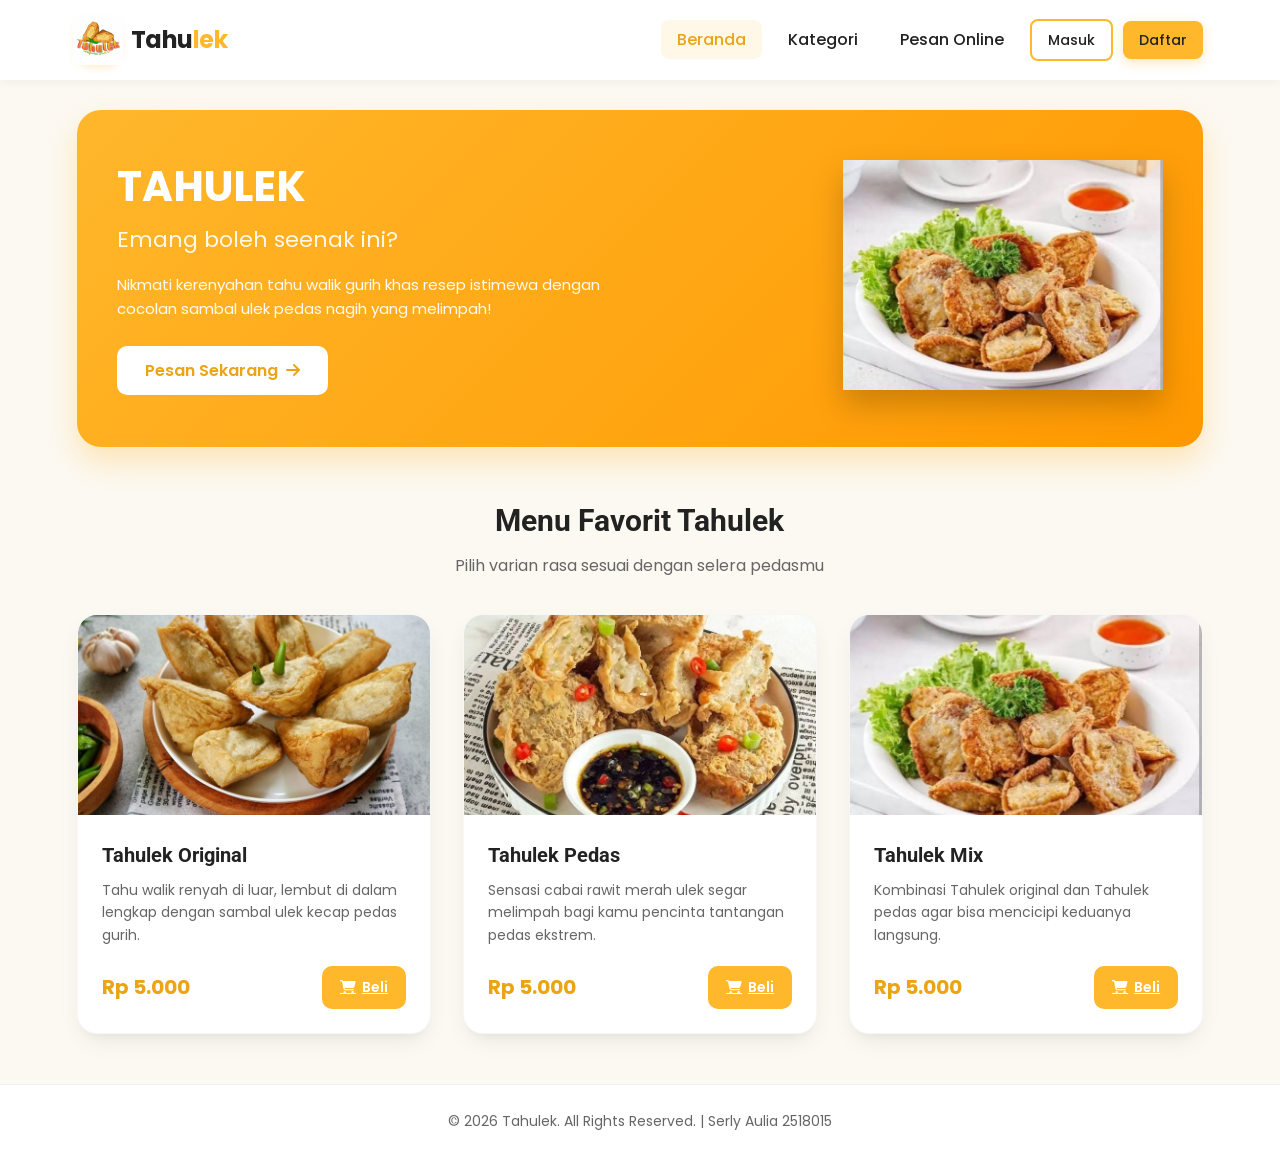
<file: index.html>
<!DOCTYPE html>
<html lang="id">
<head>
  <meta charset="UTF-8">
  <meta name="viewport" content="width=device-width, initial-scale=1.0">
  <title>TAHULEK - Emang Boleh Seenak Ini?</title>
  
  <link rel="preconnect" href="https://fonts.googleapis.com">
  <link rel="preconnect" href="https://fonts.gstatic.com" crossorigin>
  <link href="https://cdnjs.cloudflare.com/ajax/libs/font-awesome/6.4.0/css/all.min.css" rel="stylesheet">
  <link rel="stylesheet" href="css/style.css">
</head>
<body>

  <header>
    <div class="container">
      <nav>
        <a href="index.html" class="logo-container">
          <div class="logo-icon">
             <img src="image/tahulek.png" alt="" width="50px">
          </div>
          <span class="brand-name">Tahu<span>lek</span></span>
        </a>
        
        <input type="checkbox" id="menu-toggle" style="display: none;">
        <label for="menu-toggle" class="menu-btn">
        <i class="fa-solid fa-bars"></i>
        </label>

        <ul class="nav-links">
          <li><a href="index.html" class="active">Beranda</a></li>
          <li><a href="#kategori">Kategori</a></li>
          <li><a href="#menu">Pesan Online</a></li>
          <li><a href="login.html" class="btn btn-outline">Masuk</a></li>
          <li><a href="register.html" class="btn btn-primary">Daftar</a></li>
        </ul>
      </nav>
    </div>
  </header>

  <main class="container">
    <section class="jumbotron">
      <div class="jumbotron-text">
        <h1>TAHULEK</h1>
        <h2>Emang boleh seenak ini?</h2>
        <p>Nikmati kerenyahan tahu walik gurih khas resep istimewa dengan cocolan sambal ulek pedas nagih yang melimpah!</p>
        <a href="#menu" class="btn btn-light">Pesan Sekarang <i class="fa-solid fa-arrow-right"></i></a>
      </div>
      <div class="jumbotron-img">
        <img src="image/tahu.jpg">
      </div>
    </section>

    <section id="kategori" class="cards-categories">
      <div class="section-title">
        <h2>Menu Favorit Tahulek</h2>
        <p>Pilih varian rasa sesuai dengan selera pedasmu</p>
      </div>

      <div class="card-categories" id="menu">
        <div class="card">
          <div class="card-image">
            <img src="image/original.jpg" alt="Tahulek Original">
          </div>
          <div class="card-content">
            <h5>Tahulek Original</h5>
            <p class="description">Tahu walik renyah di luar, lembut di dalam lengkap dengan sambal ulek kecap pedas gurih.</p>
            <div class="card-footer">
              <p class="price">Rp 5.000</p>
              <a href="Login.html" class="btn_belanja"><i class="fa-solid fa-cart-shopping"></i> Beli</a>
            </div>
          </div>
        </div>

        <div class="card">
          <div class="card-image">
            <img src="image/pedas.jpg">
          </div>
          <div class="card-content">
            <h5>Tahulek Pedas</h5>
            <p class="description">Sensasi cabai rawit merah ulek segar melimpah bagi kamu pencinta tantangan pedas ekstrem.</p>
            <div class="card-footer">
              <p class="price">Rp 5.000</p>
              <a href="Login.html" class="btn_belanja"><i class="fa-solid fa-cart-shopping"></i> Beli</a>
            </div>
          </div>
        </div>

        <div class="card">
          <div class="card-image">
            <img src="image/tahu.jpg" alt="Tahulek Mix">
          </div>
          <div class="card-content">
            <h5>Tahulek Mix</h5>
            <p class="description">Kombinasi Tahulek original dan Tahulek pedas agar bisa mencicipi keduanya langsung.</p>
            <div class="card-footer">
              <p class="price">Rp 5.000</p>
              <a href="Login.html" class="btn_belanja"><i class="fa-solid fa-cart-shopping"></i> Beli</a>
            </div>
          </div>
        </div>
      </div>
    </section>
  </main>

  <footer>
    <p>&copy; 2026 Tahulek. All Rights Reserved. | Serly Aulia 2518015</p>
  </footer>

</body>
</html>
</file>
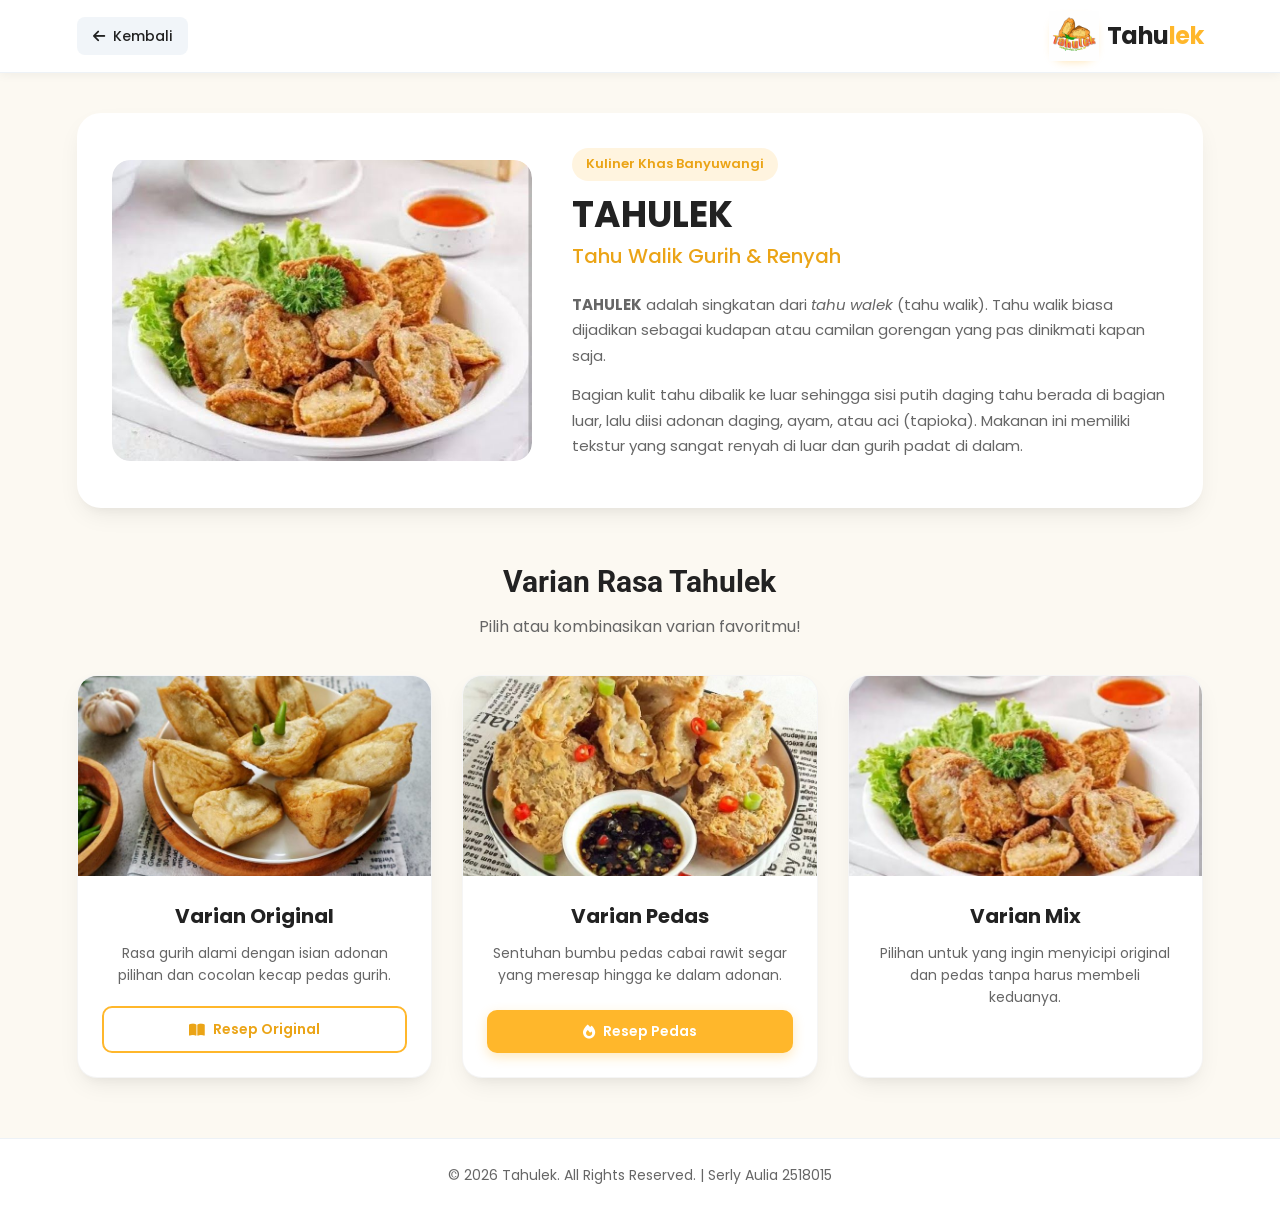
<file: halaman2.html>
<!DOCTYPE html>
<html lang="id">
<head>
  <meta charset="UTF-8">
  <meta name="viewport" content="width=device-width, initial-scale=1.0">
  <title>Detail Produk - TAHULEK</title>
  
  <link rel="preconnect" href="https://fonts.googleapis.com">
  <link rel="preconnect" href="https://fonts.gstatic.com" crossorigin>
  <link href="https://cdnjs.cloudflare.com/ajax/libs/font-awesome/6.4.0/css/all.min.css" rel="stylesheet">
  <link rel="stylesheet" href="css/style.css">
</head>
<body>

  <header class="detail-header">
    <div class="container nav-detail">
      <a href="index.html" class="btn btn-back">
        <i class="fa-solid fa-arrow-left"></i> Kembali
      </a>
      
      <a href="index.html" class="logo-container">
        <div class="logo-icon">
           <img src="image/tahulek.png" alt="" width="50px">
        </div>
        <span class="brand-name">Tahu<span>lek</span></span>
      </a>
    </div>
  </header>

  <main class="container detail-container">

    <section class="detail-hero">
      <div class="detail-hero-img">
        <img src="image/tahu.jpg" alt="Foto Produk Tahulek">
      </div>
      <div class="detail-hero-info">
        <span class="badge-tag">Kuliner Khas Banyuwangi</span>
        <h1>TAHULEK</h1>
        <h2>Tahu Walik Gurih & Renyah</h2>
        <p class="description-text">
          <strong>TAHULEK</strong> adalah singkatan dari <em>tahu walek</em> (tahu walik). Tahu walik biasa dijadikan sebagai kudapan atau camilan gorengan yang pas dinikmati kapan saja.
        </p>
        <p class="description-text">
          Bagian kulit tahu dibalik ke luar sehingga sisi putih daging tahu berada di bagian luar, lalu diisi adonan daging, ayam, atau aci (tapioka). Makanan ini memiliki tekstur yang sangat renyah di luar dan gurih padat di dalam.
        </p>
      </div>
    </section>

    <section class="variant-section">
      <div class="section-title">
        <h2>Varian Rasa Tahulek</h2>
        <p>Pilih atau kombinasikan varian favoritmu!</p>
      </div>

      <div class="variant-grid">
        <div class="variant-card">
          <div class="variant-img">
            <img src="image/original.jpg" alt="Tahulek Original">
          </div>
          <div class="variant-info">
            <h3>Varian Original</h3>
            <p>Rasa gurih alami dengan isian adonan pilihan dan cocolan kecap pedas gurih.</p>
            <a href="halaman3.html" class="btn btn-outline">
              <i class="fa-solid fa-book-open"></i> Resep Original
            </a>
          </div>
        </div>

        <div class="variant-card">
          <div class="variant-img">
            <img src="image/pedas.jpg" alt="Tahulek Pedas">
          </div>
          <div class="variant-info">
            <h3>Varian Pedas</h3>
            <p>Sentuhan bumbu pedas cabai rawit segar yang meresap hingga ke dalam adonan.</p>
            <a href="halaman4.html" class="btn btn-primary">
              <i class="fa-solid fa-fire"></i> Resep Pedas
            </a>
          </div>
        </div>

        <div class="variant-card">
          <div class="variant-img">
            <img src="image/tahu.jpg" alt="Tahulek Mix">
          </div>
          <div class="variant-info">
            <h3>Varian Mix</h3>
            <p>Pilihan untuk yang ingin menyicipi original dan pedas tanpa harus membeli keduanya.</p>
          </div>
        </div>

      </div>
    </section>
  </main>

  <footer>
    <p>&copy; 2026 Tahulek. All Rights Reserved. | Serly Aulia 2518015</p>
  </footer>

</body>
</html>
</file>
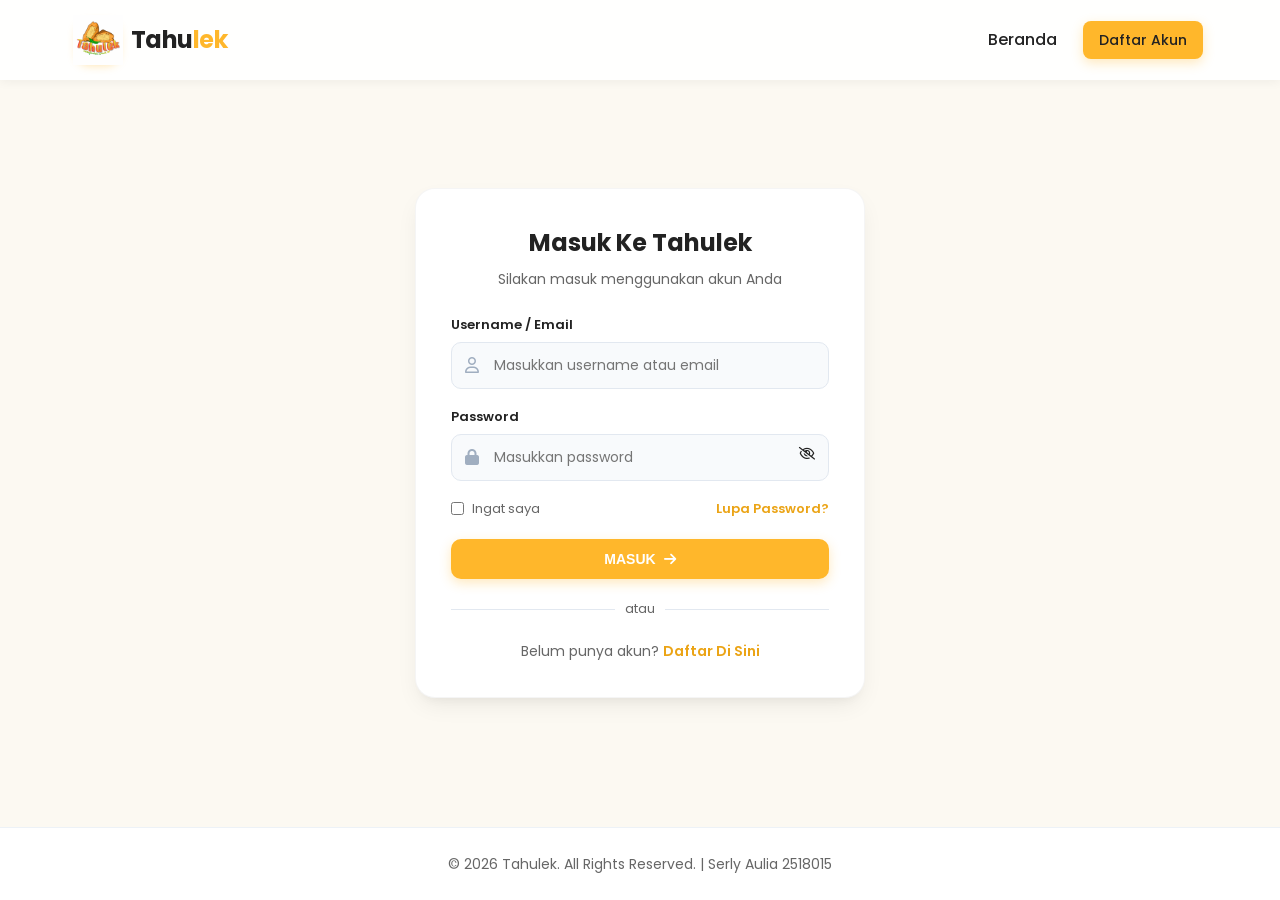
<file: Login.html>
<!DOCTYPE html>
<html lang="id">
<head>
  <meta charset="UTF-8">
  <meta name="viewport" content="width=device-width, initial-scale=1.0">
  <title>Masuk - TAHULEK</title>
  
  <link rel="preconnect" href="https://fonts.googleapis.com">
  <link rel="preconnect" href="https://fonts.gstatic.com" crossorigin>
  <link href="https://cdnjs.cloudflare.com/ajax/libs/font-awesome/6.4.0/css/all.min.css" rel="stylesheet">
  <link rel="stylesheet" href="css/style.css">
</head>
<body>

  <!-- Header Navbar -->
  <header>
    <div class="container">
      <nav>
        <a href="index.html" class="logo-container">
          <div class="logo-icon">
            <!-- <i class="fa-solid fa-pepper-hot"></i> -->
             <img src="image/tahulek.png" alt="" width="50px">
          </div>
          <span class="brand-name">Tahu<span>lek</span></span>
        </a>

        <ul class="nav-links">
          <li><a href="index.html">Beranda</a></li>
          <li><a href="register.html" class="btn btn-primary">Daftar Akun</a></li>
        </ul>
      </nav>
    </div>
  </header>

  <!-- Form Login Card -->
  <main class="auth-wrapper">
    <div class="auth-card">
      <div class="auth-header">
        <h2>Masuk Ke Tahulek</h2>
        <p>Silakan masuk menggunakan akun Anda</p>
      </div>

      <form action="halaman2.html" method="GET">
        <div class="input-group">
          <label for="username">Username / Email</label>
          <div class="input-wrapper">
            <i class="fa-regular fa-user input-icon"></i>
            <input type="text" id="username" name="username" class="input" placeholder="Masukkan username atau email" required>
          </div>
        </div>

        <div class="input-group">
          <label for="login-password">Password</label>
          <div class="input-wrapper">
            <i class="fa-solid fa-lock input-icon"></i>
            <input type="checkbox" id="toggle-pwd-login" class="show-pwd-checkbox">
            <input type="password" id="login-password" name="password" class="input" placeholder="Masukkan password" required>
            <label for="toggle-pwd-login" class="show-pwd-label">
              <i class="fa-regular fa-eye-slash pwd-slash"></i>
              <i class="fa-regular fa-eye pwd-text"></i>
            </label>
          </div>
        </div>

        <div class="form-options">
          <label class="remember-me">
            <input type="checkbox" name="remember"> Ingat saya
          </label>
          <div class="forgot-pass">
            <a href="#">Lupa Password?</a>
          </div>
        </div>

        <button type="submit" class="btn btn-primary" style="width: 100%; padding: 12px;">
          MASUK <i class="fa-solid fa-arrow-right"></i>
        </button>

        <div class="divider">
          <span>atau</span>
        </div>

        <div class="auth-footer">
          Belum punya akun? <a href="register.html" class="auth-link">Daftar Di Sini</a>
        </div>
      </form>
    </div>
  </main>

  <!-- Footer -->
  <footer>
    <p>&copy; 2026 Tahulek. All Rights Reserved. | Serly Aulia 2518015</p>
  </footer>

</body>
</html>
</file>
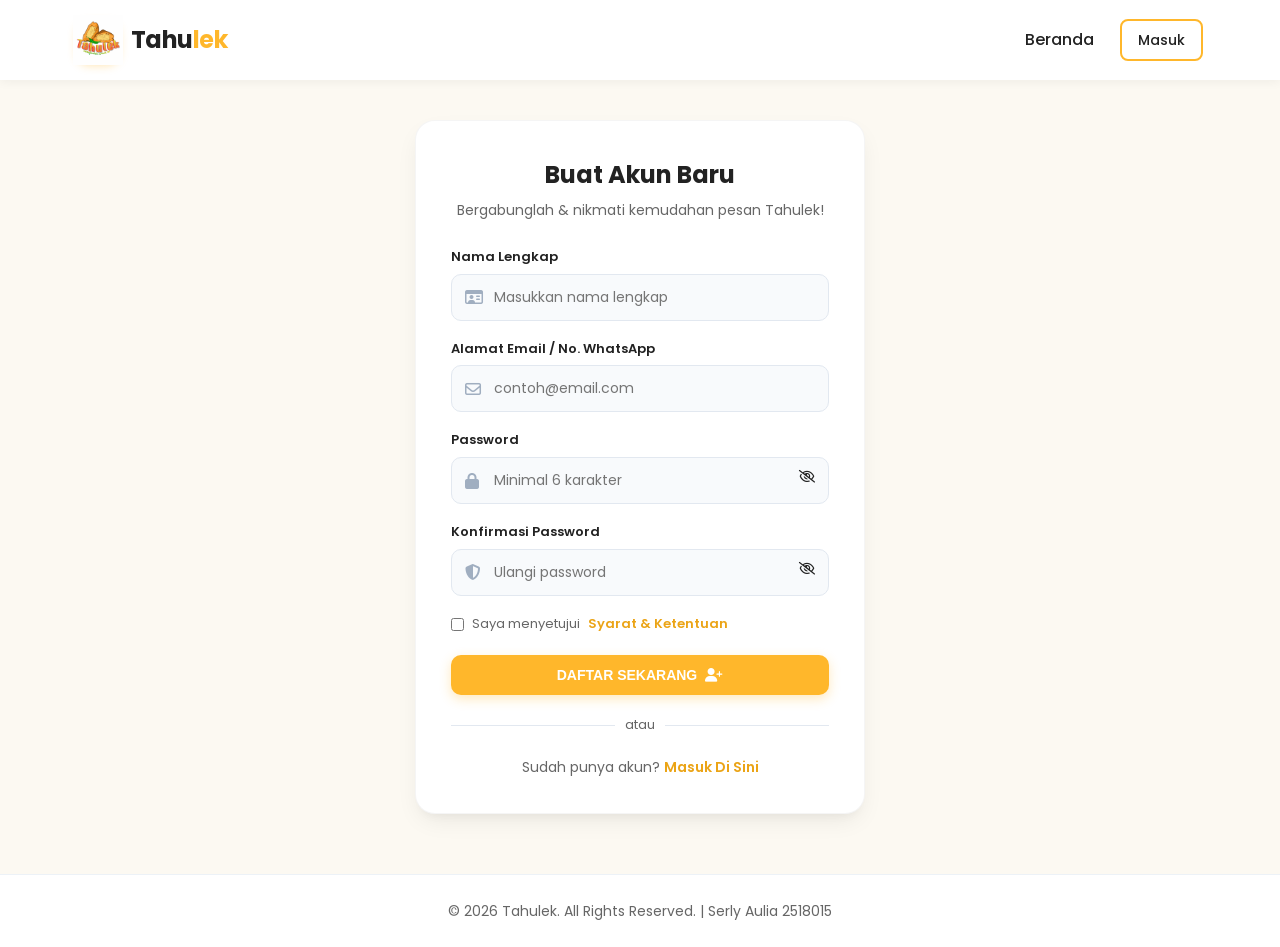
<file: register.html>
<!DOCTYPE html>
<html lang="id">
<head>
  <meta charset="UTF-8">
  <meta name="viewport" content="width=device-width, initial-scale=1.0">
  <title>Daftar Akun - TAHULEK</title>
  
  <link rel="preconnect" href="https://fonts.googleapis.com">
  <link rel="preconnect" href="https://fonts.gstatic.com" crossorigin>
  <link href="https://cdnjs.cloudflare.com/ajax/libs/font-awesome/6.4.0/css/all.min.css" rel="stylesheet">
  <link rel="stylesheet" href="css/style.css">
</head>
<body>

  <!-- Header Navbar -->
  <header>
    <div class="container">
      <nav>
        <a href="index.html" class="logo-container">
          <div class="logo-icon">
            <!-- <i class="fa-solid fa-pepper-hot"></i> -->
             <img src="image/tahulek.png" alt="" width="50px">
          </div>
          <span class="brand-name">Tahu<span>lek</span></span>
        </a>

        <ul class="nav-links">
          <li><a href="index.html">Beranda</a></li>
          <li><a href="login.html" class="btn btn-outline">Masuk</a></li>
        </ul>
      </nav>
    </div>
  </header>

  <!-- Form Register Card -->
  <main class="auth-wrapper">
    <div class="auth-card">
      <div class="auth-header">
        <h2>Buat Akun Baru</h2>
        <p>Bergabunglah & nikmati kemudahan pesan Tahulek!</p>
      </div>

      <form action="login.html" method="GET">
        <div class="input-group">
          <label for="fullname">Nama Lengkap</label>
          <div class="input-wrapper">
            <i class="fa-regular fa-id-card input-icon"></i>
            <input type="text" id="fullname" name="fullname" class="input" placeholder="Masukkan nama lengkap" required>
          </div>
        </div>

        <div class="input-group">
          <label for="reg-email">Alamat Email / No. WhatsApp</label>
          <div class="input-wrapper">
            <i class="fa-regular fa-envelope input-icon"></i>
            <input type="email" id="reg-email" name="email" class="input" placeholder="contoh@email.com" required>
          </div>
        </div>

        <div class="input-group">
          <label for="reg-password">Password</label>
          <div class="input-wrapper">
            <i class="fa-solid fa-lock input-icon"></i>
            <input type="checkbox" id="toggle-pwd-reg1" class="show-pwd-checkbox">
            <input type="password" id="reg-password" name="password" class="input" placeholder="Minimal 6 karakter" required minlength="6">
            <label for="toggle-pwd-reg1" class="show-pwd-label">
              <i class="fa-regular fa-eye-slash pwd-slash"></i>
              <i class="fa-regular fa-eye pwd-text"></i>
            </label>
          </div>
        </div>

        <div class="input-group">
          <label for="reg-confirm-password">Konfirmasi Password</label>
          <div class="input-wrapper">
            <i class="fa-solid fa-shield-halved input-icon"></i>
            <input type="checkbox" id="toggle-pwd-reg2" class="show-pwd-checkbox">
            <input type="password" id="reg-confirm-password" name="confirm_password" class="input" placeholder="Ulangi password" required minlength="6">
            <label for="toggle-pwd-reg2" class="show-pwd-label">
              <i class="fa-regular fa-eye-slash pwd-slash"></i>
              <i class="fa-regular fa-eye pwd-text"></i>
            </label>
          </div>
        </div>

        <div class="form-options">
          <label class="remember-me">
            <input type="checkbox" name="terms" required> Saya menyetujui <a href="#" class="auth-link">Syarat & Ketentuan</a>
          </label>
        </div>

        <button type="submit" class="btn btn-primary" style="width: 100%; padding: 12px;">
          DAFTAR SEKARANG <i class="fa-solid fa-user-plus"></i>
        </button>

        <div class="divider">
          <span>atau</span>
        </div>

        <div class="auth-footer">
          Sudah punya akun? <a href="login.html" class="auth-link">Masuk Di Sini</a>
        </div>
      </form>
    </div>
  </main>

  <!-- Footer -->
  <footer>
    <p>&copy; 2026 Tahulek. All Rights Reserved. | Serly Aulia 2518015</p>
  </footer>

</body>
</html>
</file>
<file: css/style.css>
/* Google Fonts */
@import url('https://fonts.googleapis.com/css2?family=Poppins:wght@300;400;500;600;700&family=Roboto:wght@400;500;700&display=swap');

:root {
  --primary-color: #ffb72b;
  --primary-hover: #eba416;
  --bg-color: #fcf9f2;
  --dark-text: #222222;
  --light-text: #666666;
  --white: #ffffff;
  --shadow: 0 10px 25px -5px rgba(0, 0, 0, 0.08), 0 8px 10px -6px rgba(0, 0, 0, 0.04);
}

* {
  margin: 0;
  padding: 0;
  box-sizing: border-box;
}

body {
  font-family: 'Poppins', sans-serif;
  background-color: var(--bg-color);
  color: var(--dark-text);
  line-height: 1.6;
  min-height: 100vh;
  display: flex;
  flex-direction: column;
}

.container {
  width: 88%;
  max-width: 1200px;
  margin: 0 auto;
}

/* Header & Navbar */
header {
  background-color: rgba(255, 255, 255, 0.95);
  position: sticky;
  top: 0;
  z-index: 100;
  box-shadow: 0 2px 10px rgba(0,0,0,0.05);
}

nav {
  display: flex;
  height: 80px;
  align-items: center;
  justify-content: space-between;
}

.logo-container {
  display: flex;
  align-items: center;
  gap: 12px;
  text-decoration: none;
}

.logo-icon {
  background-color: var(--primary-color);
  color: var(--white);
  width: 42px;
  height: 42px;
  border-radius: 12px;
  display: flex;
  align-items: center;
  justify-content: center;
  font-size: 20px;
  box-shadow: 0 4px 10px rgba(255, 183, 43, 0.4);
}

.brand-name {
  font-size: 24px;
  font-weight: 700;
  color: var(--dark-text);
  letter-spacing: -0.5px;
}

.brand-name span {
  color: var(--primary-color);
}

.nav-links {
  display: flex;
  align-items: center;
  list-style: none;
  gap: 10px;
}

.nav-links a {
  color: var(--dark-text);
  text-decoration: none;
  font-weight: 500;
  padding: 8px 16px;
  border-radius: 8px;
  transition: all 0.3s ease;
}

.nav-links a.active,
.nav-links a:hover {
  color: var(--primary-hover);
  background-color: rgba(255, 183, 43, 0.1);
}

.btn {
  display: inline-flex;
  align-items: center;
  justify-content: center;
  gap: 8px;
  padding: 10px 20px;
  border-radius: 10px;
  font-weight: 600;
  font-size: 14px;
  cursor: pointer;
  border: none;
  transition: all 0.3s ease;
  text-decoration: none;
}

.btn-primary {
  background-color: var(--primary-color);
  color: var(--white);
  box-shadow: 0 4px 12px rgba(255, 183, 43, 0.3);
}

.btn-primary:hover {
  background-color: var(--primary-hover);
  transform: translateY(-2px);
  box-shadow: 0 6px 15px rgba(255, 183, 43, 0.4);
}

.btn-outline {
  background-color: transparent;
  border: 2px solid var(--primary-color);
  color: var(--primary-hover);
}

.btn-outline:hover {
  background-color: var(--primary-color);
  color: var(--white);
}

/* Mobile Toggle Hamburger */
.menu-btn {
  display: none;
  font-size: 24px;
  cursor: pointer;
  color: var(--dark-text);
}

/* Jumbotron / Hero */
.jumbotron {
  background: linear-gradient(135deg, #ffb72b 0%, #ff9800 100%);
  border-radius: 24px;
  padding: 50px 40px;
  display: flex;
  align-items: center;
  justify-content: space-between;
  margin: 30px 0 50px;
  color: white;
  box-shadow: 0 15px 30px rgba(255, 183, 43, 0.3);
}

.jumbotron-text {
  max-width: 50%;
}

.jumbotron-text h1 {
  font-size: 42px;
  line-height: 1.2;
  margin-bottom: 10px;
  font-weight: 700;
}

.jumbotron-text h2 {
  font-size: 22px;
  font-weight: 400;
  opacity: 0.9;
  margin-bottom: 15px;
}

.jumbotron-text p {
  margin-bottom: 25px;
  font-size: 15px;
  opacity: 0.95;
}

.jumbotron-text .btn-light {
  background-color: var(--white);
  color: var(--primary-hover);
  padding: 12px 28px;
  font-size: 16px;
}

.jumbotron-text .btn-light:hover {
  background-color: #f0f0f0;
  transform: translateY(-2px);
}

.jumbotron-img img {
  max-width: 320px;
  width: 100%;
  filter: drop-shadow(0 15px 15px rgba(0,0,0,0.2));
  transition: transform 0.5s ease;
}

.jumbotron:hover .jumbotron-img img {
  transform: scale(1.05) rotate(2deg);
}

/* Kategori & Cards */
.section-title {
  text-align: center;
  margin-bottom: 35px;
}

.section-title h2 {
  font-family: 'Roboto', sans-serif;
  font-size: 30px;
  color: var(--dark-text);
  margin-bottom: 8px;
}

.section-title p {
  color: var(--light-text);
}

.card-categories {
  display: grid;
  gap: 2rem;
  grid-template-columns: repeat(auto-fit, minmax(280px, 1fr));
  margin-bottom: 50px;
}

.card {
  background: var(--white);
  border-radius: 20px;
  overflow: hidden;
  box-shadow: var(--shadow);
  transition: all 0.3s ease;
  display: flex;
  flex-direction: column;
  border: 1px solid rgba(0, 0, 0, 0.03);
}

.card:hover {
  transform: translateY(-8px);
  box-shadow: 0 20px 30px -10px rgba(0, 0, 0, 0.12);
}

.card-image {
  height: 200px;
  overflow: hidden;
}

.card-image img {
  width: 100%;
  height: 100%;
  object-fit: cover;
  transition: transform 0.5s ease;
}

.card:hover .card-image img {
  transform: scale(1.1);
}

.card-content {
  padding: 24px;
  display: flex;
  flex-direction: column;
  flex-grow: 1;
}

.card h5 {
  font-family: 'Roboto', sans-serif;
  font-size: 20px;
  font-weight: 700;
  margin-bottom: 8px;
  color: var(--dark-text);
}

.card p.description {
  font-size: 14px;
  color: var(--light-text);
  margin-bottom: 20px;
  flex-grow: 1;
}

.card-footer {
  display: flex;
  align-items: center;
  justify-content: space-between;
  margin-top: auto;
}

.card p.price {
  font-size: 20px;
  font-weight: 700;
  color: var(--primary-hover);
}

.btn_belanja {
  background-color: var(--primary-color);
  color: var(--white);
  padding: 10px 18px;
  border-radius: 10px;
  border: none;
  cursor: pointer;
  font-size: 14px;
  font-weight: 600;
  transition: background-color 0.3s ease;
  display: inline-flex;
  align-items: center;
  gap: 6px;
}

.btn_belanja:hover {
  background-color: var(--primary-hover);
}

/* Halaman Auth (Login & Register) */
.auth-wrapper {
  display: flex;
  justify-content: center;
  align-items: center;
  padding: 40px 0 60px;
  flex-grow: 1;
}

.auth-card {
  background-color: var(--white);
  width: 100%;
  max-width: 450px;
  padding: 35px;
  border-radius: 20px;
  box-shadow: var(--shadow);
  border: 1px solid rgba(0, 0, 0, 0.04);
}

.auth-header {
  text-align: center;
  margin-bottom: 25px;
}

.auth-header h2 {
  font-size: 24px;
  font-weight: 700;
  color: var(--dark-text);
}

.auth-header p {
  color: var(--light-text);
  font-size: 14px;
  margin-top: 5px;
}

.input-group {
  margin-bottom: 18px;
}

.input-group label {
  display: block;
  font-size: 13px;
  font-weight: 600;
  margin-bottom: 6px;
  color: var(--dark-text);
}

.input-wrapper {
  position: relative;
  display: flex;
  align-items: center;
}

.input-icon {
  position: absolute;
  left: 14px;
  color: #a0aec0;
  font-size: 16px;
}

.input {
  width: 100%;
  padding: 12px 14px 12px 42px;
  border-radius: 10px;
  border: 1px solid #e2e8f0;
  font-family: inherit;
  font-size: 14px;
  outline: none;
  transition: all 0.3s ease;
  background-color: #f8fafc;
}

.input:focus {
  border-color: var(--primary-color);
  background-color: var(--white);
  box-shadow: 0 0 0 3px rgba(255, 183, 43, 0.2);
}

/* Trik Tampilkan Password Tanpa JavaScript (Murni CSS) */
.show-pwd-checkbox {
  display: none;
}

.show-pwd-label {
  position: absolute;
  right: 14px;
  color: #a0aec0;
  cursor: pointer;
  font-size: 16px;
}

.pwd-text {
  display: none;
}

/* Ketika checkbox centang, ubah tampilan input & icon */
.show-pwd-checkbox:checked ~ .input {
  -webkit-text-security: none !important;
}

.show-pwd-checkbox:checked ~ .show-pwd-label .pwd-slash {
  display: none;
}

.show-pwd-checkbox:checked ~ .show-pwd-label .pwd-text {
  display: inline-block;
}

/* Khusus Password Input */
input[type="password"] {
  -webkit-text-security: disc;
}

.form-options {
  display: flex;
  justify-content: space-between;
  align-items: center;
  margin-bottom: 20px;
  font-size: 13px;
}

.remember-me {
  display: flex;
  align-items: center;
  gap: 8px;
  color: var(--light-text);
  cursor: pointer;
}

.forgot-pass a, .auth-link {
  color: var(--primary-hover);
  text-decoration: none;
  font-weight: 600;
}

.forgot-pass a:hover, .auth-link:hover {
  text-decoration: underline;
}

.divider {
  display: flex;
  align-items: center;
  margin: 20px 0;
  color: var(--light-text);
  font-size: 13px;
}

.divider::before, .divider::after {
  content: "";
  flex: 1;
  border-bottom: 1px solid #e2e8f0;
}

.divider span {
  padding: 0 10px;
}

.auth-footer {
  text-align: center;
  font-size: 14px;
  color: var(--light-text);
  margin-top: 15px;
}

/* Footer */
footer {
  background-color: var(--white);
  padding: 25px 0;
  text-align: center;
  margin-top: auto;
  border-top: 1px solid #edf2f7;
  color: var(--light-text);
  font-size: 14px;
}

/* ==========================================
   STYLE HALAMAN DETAIL & RESEP
   ========================================== */

.detail-header {
  background-color: var(--white);
  border-bottom: 1px solid #edf2f7;
  padding: 15px 0;
}

.nav-detail {
  display: flex;
  align-items: center;
  justify-content: space-between;
}

.btn-back {
  background-color: #f1f5f9;
  color: var(--dark-text);
  padding: 8px 16px;
  border-radius: 8px;
  font-weight: 500;
  text-decoration: none;
  transition: all 0.3s ease;
}

.btn-back:hover {
  background-color: #e2e8f0;
  color: var(--primary-hover);
}

.detail-container {
  padding: 40px 0 60px;
}

/* Detail Hero Section */
.detail-hero {
  display: flex;
  gap: 40px;
  align-items: center;
  background-color: var(--white);
  padding: 35px;
  border-radius: 24px;
  box-shadow: var(--shadow);
  margin-bottom: 50px;
}

.detail-hero-img {
  flex: 1;
  max-width: 420px;
  border-radius: 18px;
  overflow: hidden;
}

.detail-hero-img img {
  width: 100%;
  height: auto;
  display: block;
  object-fit: cover;
  border-radius: 18px;
  transition: transform 0.5s ease;
}

.detail-hero-img:hover img {
  transform: scale(1.03);
}

.detail-hero-info {
  flex: 1.2;
}

.badge-tag {
  display: inline-block;
  background-color: rgba(255, 183, 43, 0.15);
  color: var(--primary-hover);
  font-weight: 600;
  font-size: 13px;
  padding: 6px 14px;
  border-radius: 20px;
  margin-bottom: 12px;
}

.detail-hero-info h1 {
  font-size: 36px;
  font-weight: 700;
  color: var(--dark-text);
  line-height: 1.2;
  margin-bottom: 4px;
}

.detail-hero-info h2 {
  font-size: 20px;
  font-weight: 500;
  color: var(--primary-hover);
  margin-bottom: 20px;
}

.description-text {
  font-size: 15px;
  color: var(--light-text);
  line-height: 1.7;
  margin-bottom: 14px;
}

/* Variant Grid Cards */
.variant-section {
  margin-top: 20px;
}

.variant-grid {
  display: grid;
  grid-template-columns: repeat(auto-fit, minmax(300px, 1fr));
  gap: 30px;
}

.variant-card {
  background-color: var(--white);
  border-radius: 20px;
  overflow: hidden;
  box-shadow: var(--shadow);
  border: 1px solid rgba(0, 0, 0, 0.04);
  display: flex;
  flex-direction: column;
  transition: all 0.3s ease;
}

.variant-card:hover {
  transform: translateY(-6px);
  box-shadow: 0 15px 30px rgba(0, 0, 0, 0.1);
}

.variant-img {
  height: 200px;
  overflow: hidden;
}

.variant-img img {
  width: 100%;
  height: 100%;
  object-fit: cover;
  transition: transform 0.5s ease;
}

.variant-card:hover .variant-img img {
  transform: scale(1.08);
}

.variant-info {
  padding: 24px;
  text-align: center;
  display: flex;
  flex-direction: column;
  align-items: center;
  flex-grow: 1;
}

.variant-info h3 {
  font-size: 20px;
  color: var(--dark-text);
  margin-bottom: 10px;
}

.variant-info p {
  font-size: 14px;
  color: var(--light-text);
  margin-bottom: 20px;
  flex-grow: 1;
}

.variant-info .btn {
  width: 100%;
}

/* Responsive Tablet & Mobile */
@media screen and (max-width: 900px) {
  .detail-hero {
    flex-direction: column;
    padding: 25px;
    text-align: center;
  }

  .detail-hero-img {
    max-width: 100%;
  }

  .badge-tag {
    margin-top: 10px;
  }
}

/* Responsive CSS */
@media screen and (max-width: 1023px) {
  .menu-btn {
    display: block;
  }

  .nav-links {
    position: absolute;
    top: 80px;
    left: -100%;
    background: var(--white);
    width: 100%;
    flex-direction: column;
    padding: 20px;
    box-shadow: 0 10px 15px rgba(0,0,0,0.1);
    transition: all 0.3s ease;
  }

  #menu-toggle:checked ~ .nav-links {
    left: 0;
  }

  .nav-links li {
    width: 100%;
    text-align: center;
    margin: 5px 0;
  }

  .jumbotron {
    flex-direction: column-reverse;
    text-align: center;
    padding: 40px 20px;
  }

  .jumbotron-text {
    max-width: 100%;
    margin-top: 25px;
  }

  .jumbotron-img img {
    max-width: 240px;
  }
}
</file>
